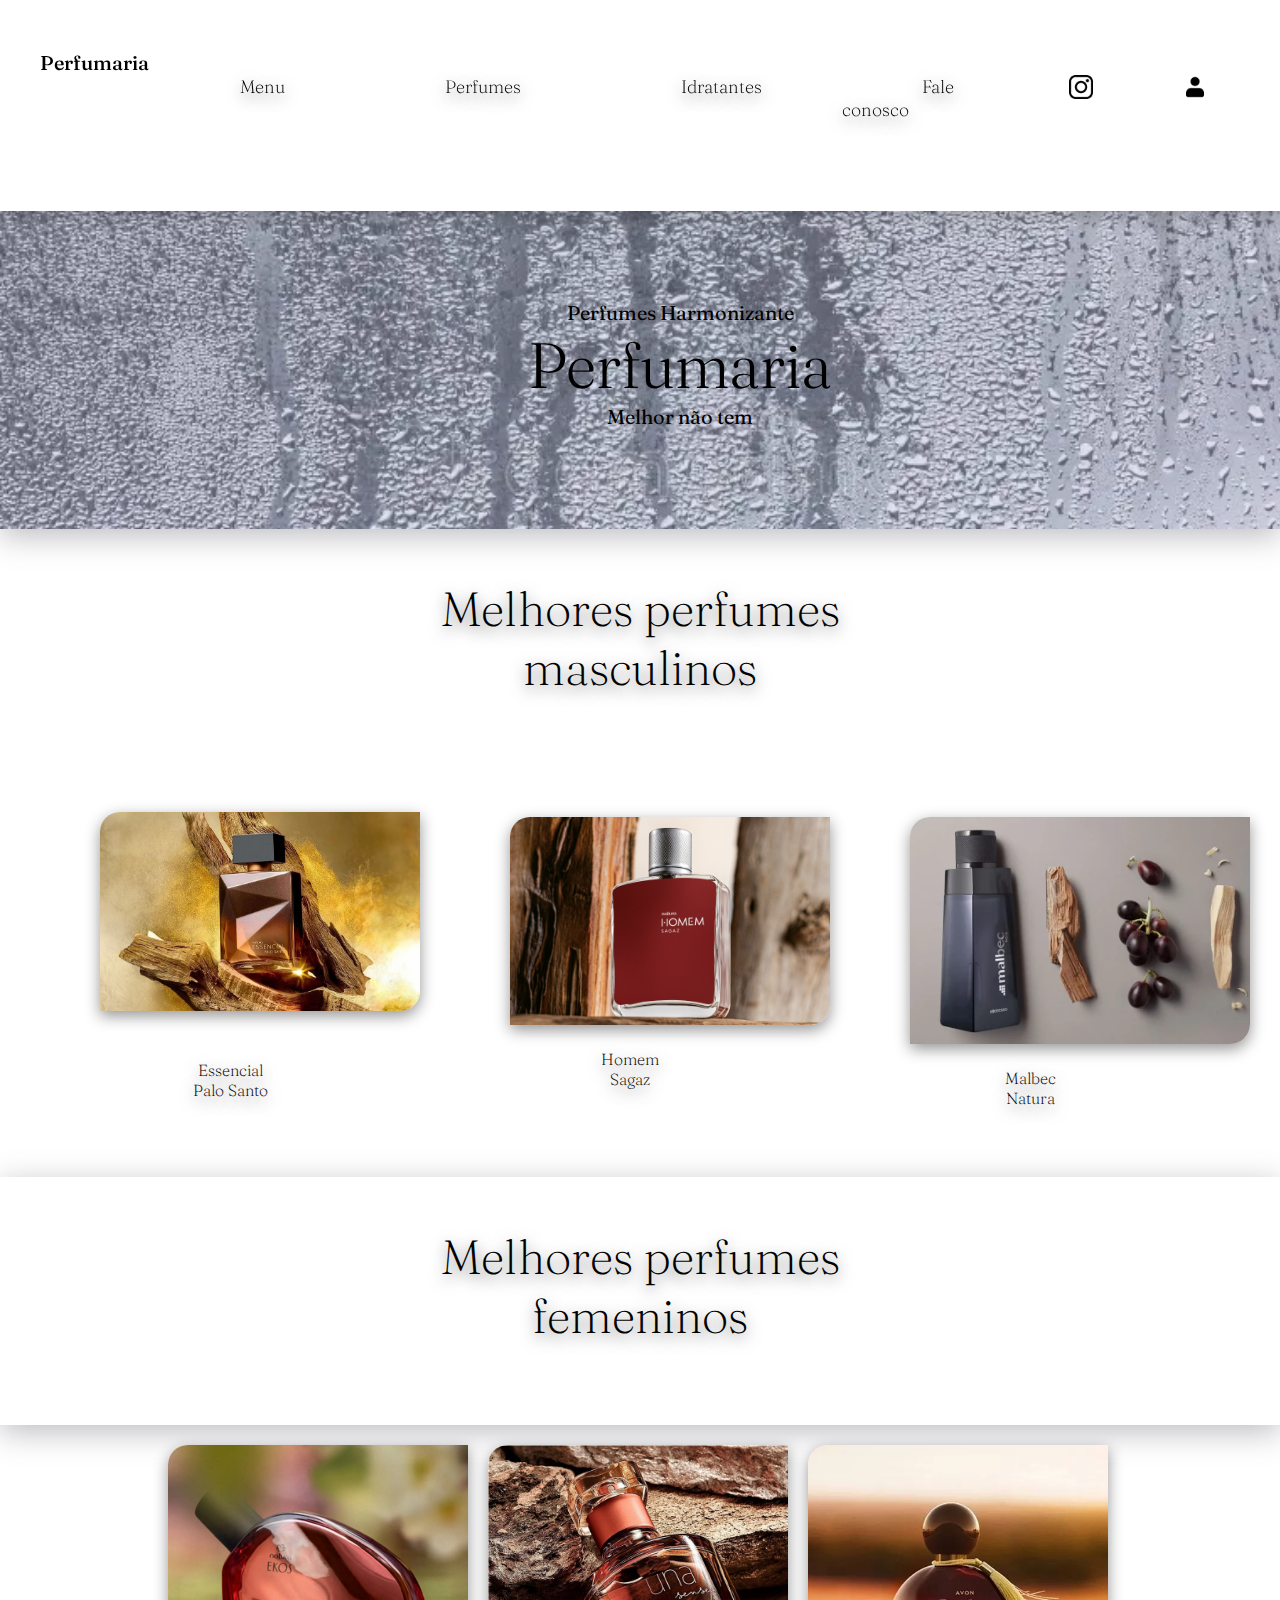
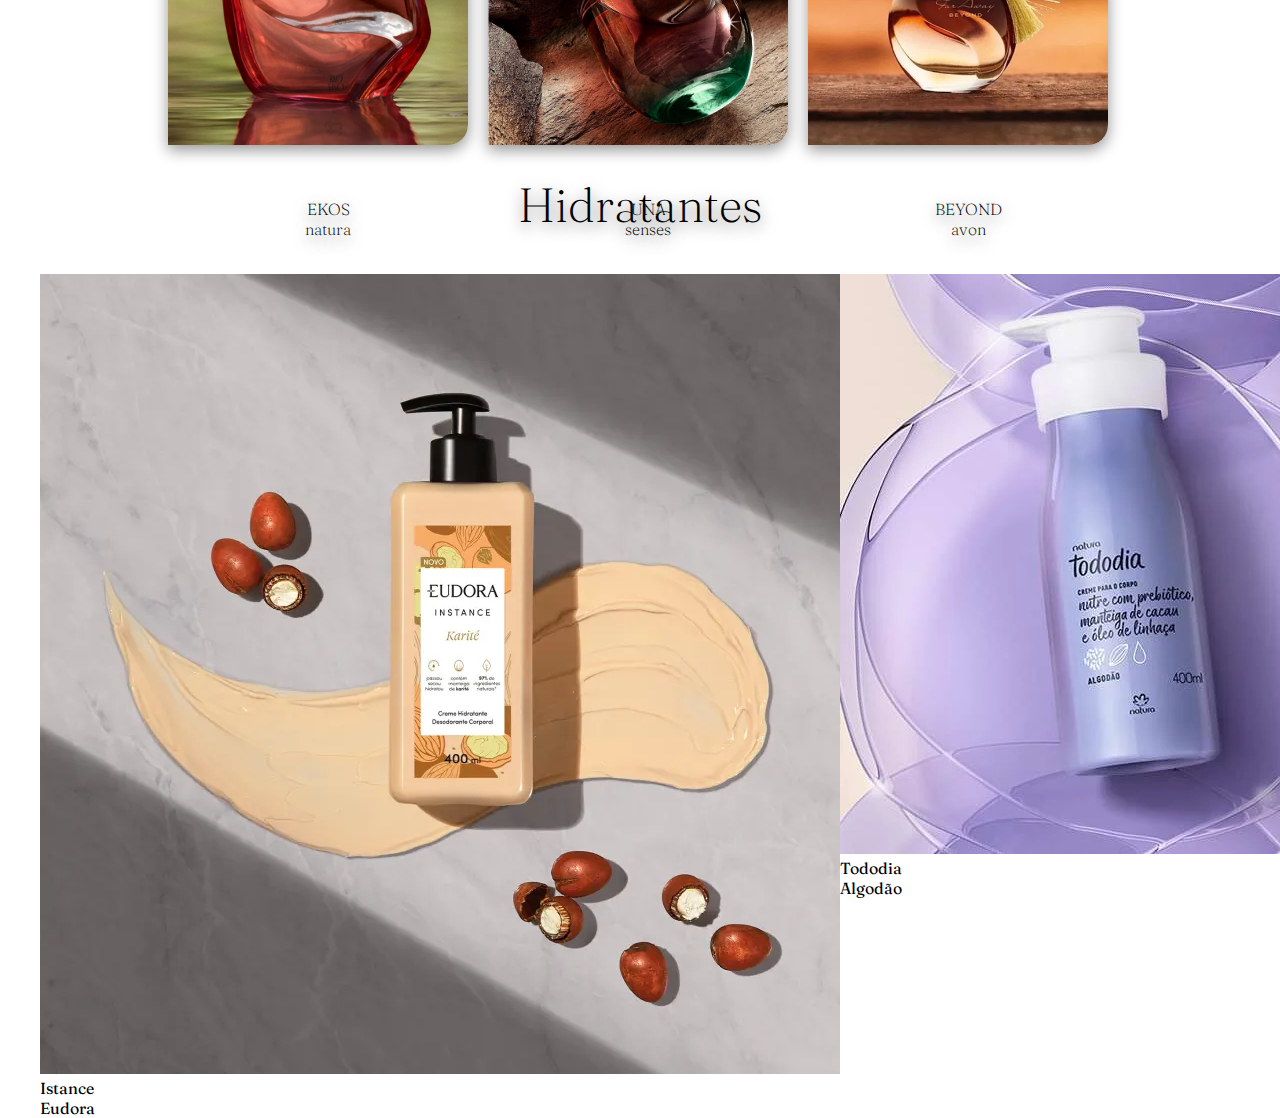
<file: perfumaria/index.html>
<!DOCTYPE html>
<html lang="pt-br">

<head>
    <meta charset="UTF-8">
    <meta name="viewport" content="width=device-width, initial-scale=1.0">
    <link rel="stylesheet" href="style.css">
    <link rel="preconnect" href="https://fonts.googleapis.com">
    <link rel="preconnect" href="https://fonts.gstatic.com" crossorigin>
    <link href="https://fonts.googleapis.com/css2?family=Fraunces:ital,opsz,wght@0,9..144,100..900;1,9..144,100..900&display=swap" rel="stylesheet">
    <script defer src="app.js"></script>
    <title>Perfumaria</title>
</head>

<body>
    <header>
        <h1>Perfumaria</h1>
        
    <nav class="navbar">
        <ul class="nav-links">
            <li><a href="#" >Menu</a> </li>
            <li> <a href="#">Perfumes</a></li>
            <li><a href="#">Idratantes</a></li>
            <li><a href="https://www.instagram.com/da._.artes/" >Fale conosco</a></li>
            <li><a href="https://www.instagram.com/da._.artes/" ><img src="img/logotipo-do-instagram.png" alt="instagram" class="instagram" ></a></li>
            <li> <a href="login/pagina-login.html"><img src="img/pessoa.png" alt="user" class="user"></a></li>
            <li> <a href="#"><img src="img/lupa.png" alt="pesquisar" class="pesquisa"></a></li>
        </ul>      
        <div class="menu-icon" onclick="toggleMenu()">
          &#9776;
        </div> 
    </nav>
    </header> 
   
        
   <script src="app.js"></script>

    <main>
        <section class="top">
            <p>Perfumes Harmonizante</p>
            <h1>Perfumaria</h1>
            <p>Melhor não tem</p>
        </section>
    <section class="masculinos">
            <div class="produt">
                <h2>Melhores perfumes <br>
                    masculinos </h2>
            </div>
        <section class="produtos">
           
            
            <div class="caixa">
                <img src="img/essencial.jpg" alt="essencial" class="essencial">
                 <p>Essencial <br> Palo Santo</p>
            </div>
        
       
            <div class="caixa">
                <img src="img/MIOLO5.jpg" alt="homem" class="homem">
                 <p>Homem <br>Sagaz</p>
            </div>
                
            <div class="caixa">
                <img src="img/malbec.webp" alt="homem-elo " class="elo">
                <p>Malbec <br> Natura</p>
            </div> 
        </section>
    </section>
         
<div class="palno-de-fundo">

        <section class="femeninos">
           <div class="produt">
                <h2>Melhores perfumes <br>
                     femeninos </h2>
            </div>
   
             <section class="produtos">
            <div class="foto">
                <img src="img/feminino-1.webp"  class="EKOS" alt="EKOS">
                <p>EKOS <br>natura</p>
            </div>

            <div class="foto">
                <img src="img/feminino-2.png" class="UNA" alt="">
                <p>
                    UNA <br>senses
                </p>
            </div>
            
            <div class="foto">
                <img src="img/feminino-3.png" class="beiond" alt="">
                <p>BEYOND <br>avon</p>
            </div>
  </div>   
            </section>
        </section>
        <section class="hidratantes ">

    
            <div class="produt">
                <h2>Hidratantes </h2>
            </div>
         </div> 
         <section class="produtos">
                <div class="hidra">
                    <img src="img/013c3820-82a1-49ba-9006-5a42b395427f-eudora-instance-creme-hidratante-karite-51074-conceito-3.webp"
                     alt="Creme Eudora " class="Eudora">
                     <p>Istance <br>Eudora</p>
                </div>
                <div class="hidra">
                    <img src="img/creme-natura.webp" alt="creme-natura" class="natura">
                    <p>
                        Tododia <br>Algodão
                    </p>
                </div>
                <div class="hidra">
                    <img src="img/D_Q_NP_858820-MLA84460498224_052025-O.webp" alt="avon" class="avon">
                    <p>
                        Care <br> AVON
                    </p>
                </div>
    
        </section>
       
       </section>     
    </main>
</body>
</html>
</file>
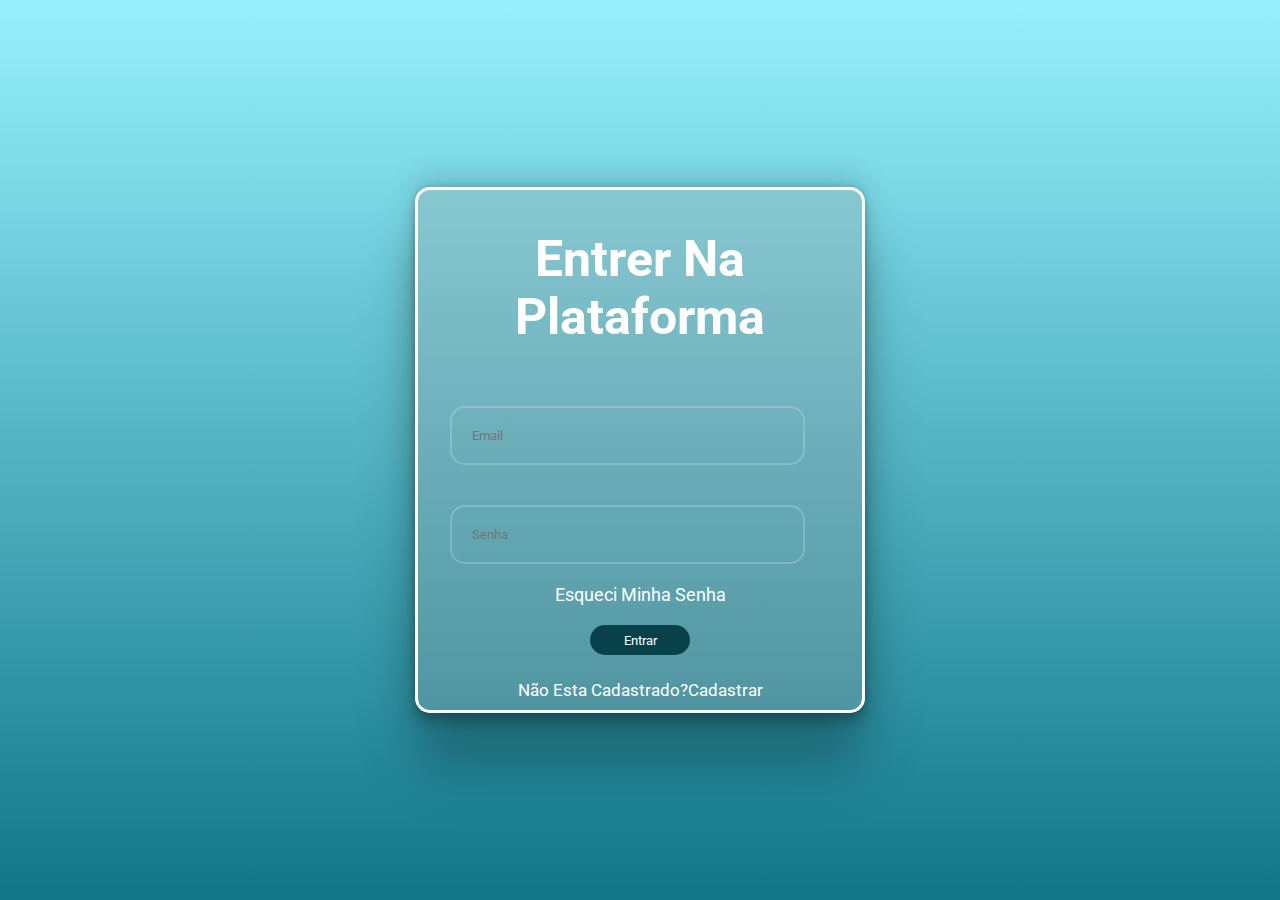
<file: projeto/index.html>
<!DOCTYPE html>
<html lang="pt-br">

<head>
    <title>login</title>
    <meta charset="UTF-8">
    <meta name="viewport" content="width=device-width, initial-scale=1.0">
    <link rel="stylesheet" href="style.css">
    <link rel="preconnect" href="https://fonts.googleapis.com">
    <link rel="preconnect" href="https://fonts.gstatic.com" crossorigin>
    <link href="https://fonts.googleapis.com/css2?family=Roboto:ital,wght@0,100..900;1,100..900&display=swap"
        rel="stylesheet">

</head>

<body>
    <div class="comtainer">
        <form>
            <h1>Entrer na plataforma</h1>

            <input type="email" placeholder="Email" required class="formulario">
            

            <input type="password" placeholder="Senha" required class="formulario">
            <div class="senha">
            <a href="#">Esqueci minha senha</a><br>
            </div>
            <button>Entrar</button>
            <div class="cadastrar-se">
                 <p>Não esta cadastrado?<a href="#">Cadastrar</a></p>
            </div>        

        </form>

    </div>

</body>

</html>
</file>
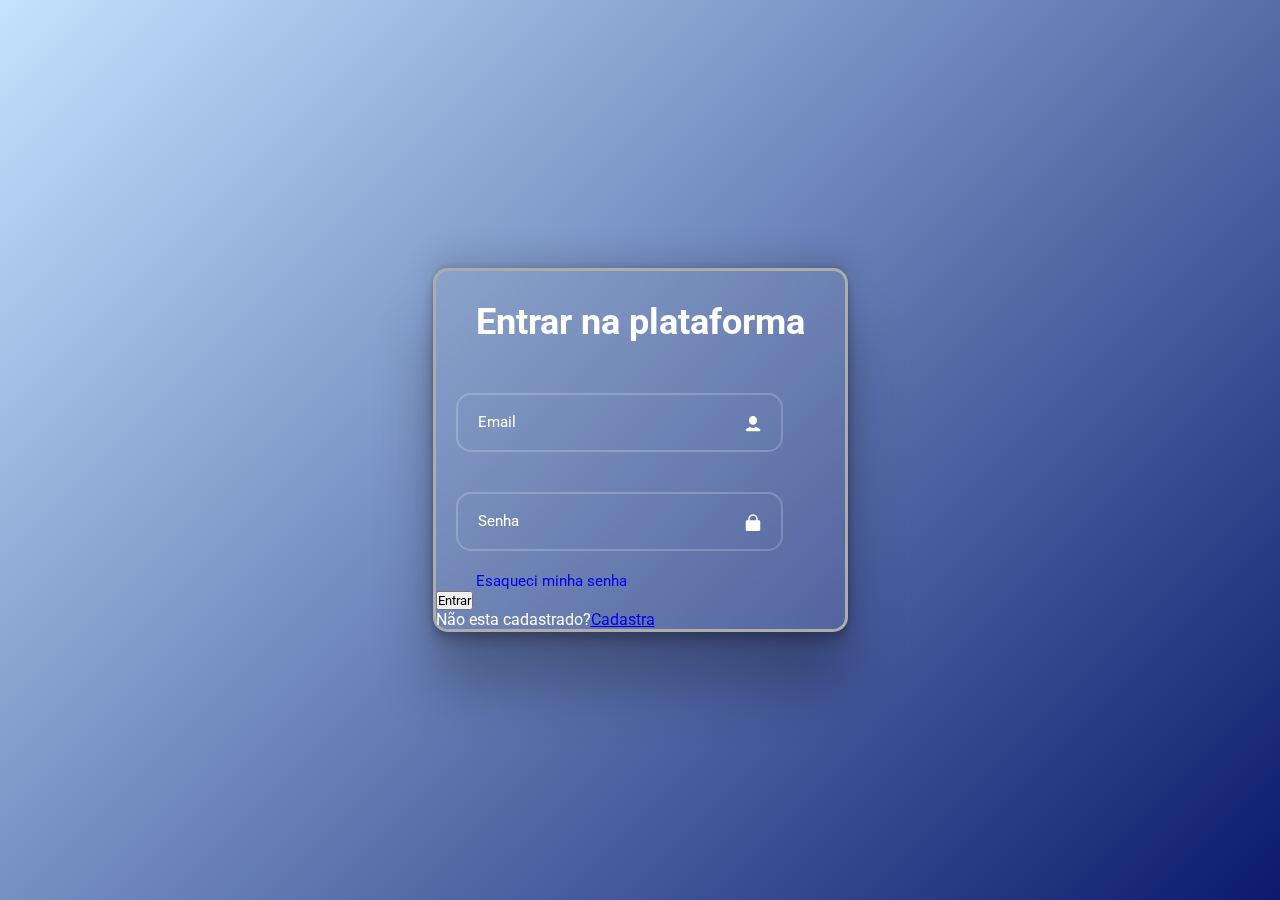
<file: teste/index.html>
<!DOCTYPE html>
<html lang="pt-br">

<head>
    <meta charset="UTF-8">
    <meta name="viewport" content="width=device-width, initial-scale=1.0">
    <link rel="preconnect" href="https://fonts.googleapis.com">
    <link rel="preconnect" href="https://fonts.gstatic.com" crossorigin>
    <link href="https://fonts.googleapis.com/css2?family=Roboto:ital,wght@0,100..900;1,100..900&display=swap"
        rel="stylesheet">
    <link rel="stylesheet" href="style.css">
    <title>login</title>
</head>

<body>
    <div class="container">
        <form>
            <div class="input">
                <h1>Entrar na plataforma</h1>
                <input placeholder="Email" type="email" required>
                <img width="20px" src="img/icons8-pessoa-30.png" alt="" class="img1">
            </div>
            <div class="input">
                <input placeholder="Senha" type="password" required>
                <img width="20px" src="img/icons8-cadeado-30.png" alt="" class="img2">
            </div>
            <a href="#" class="Esaqueci">
                Esaqueci minha senha
            </a>
            <div>

            </div>
            <a href="#"><button type="submit">Entrar</button></a>
            <p>Não esta cadastrado?<a href="#">Cadastra</a></p>
        </form>
    </div>
</body>

</html>
</file>
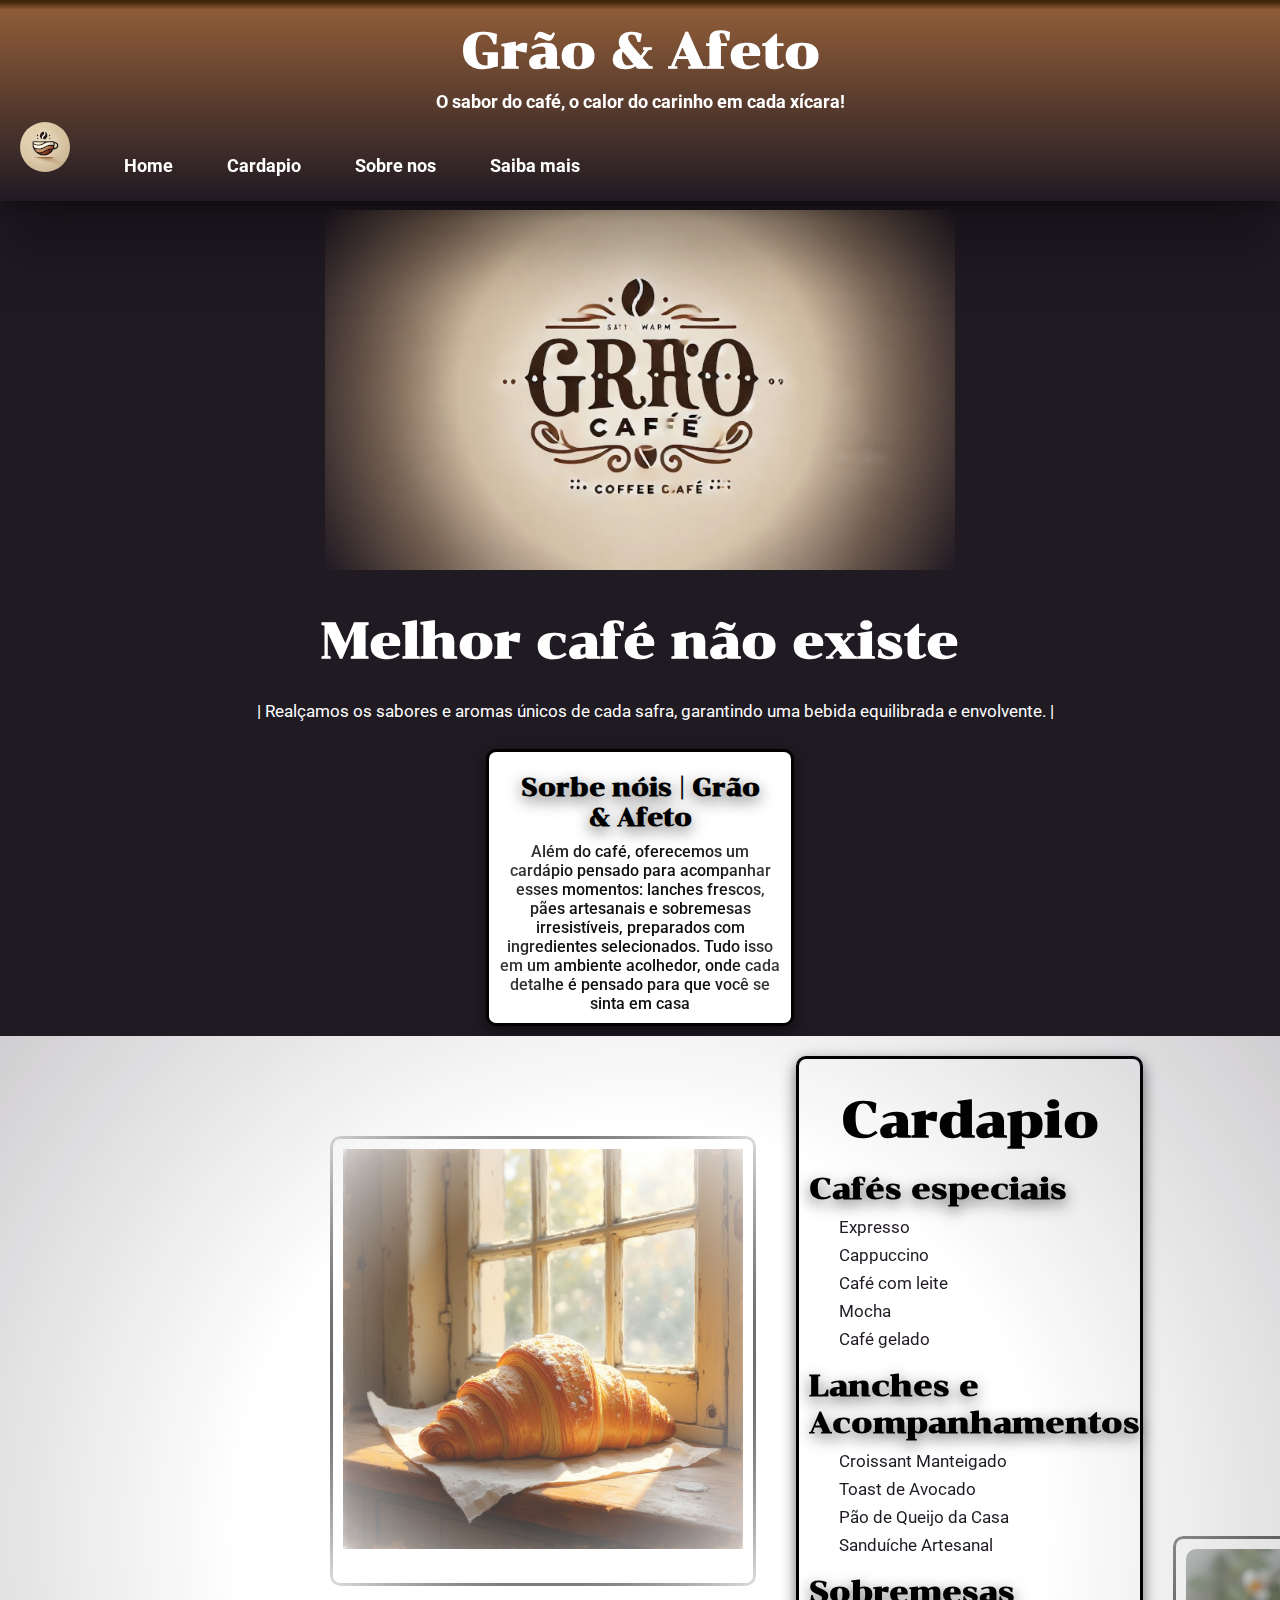
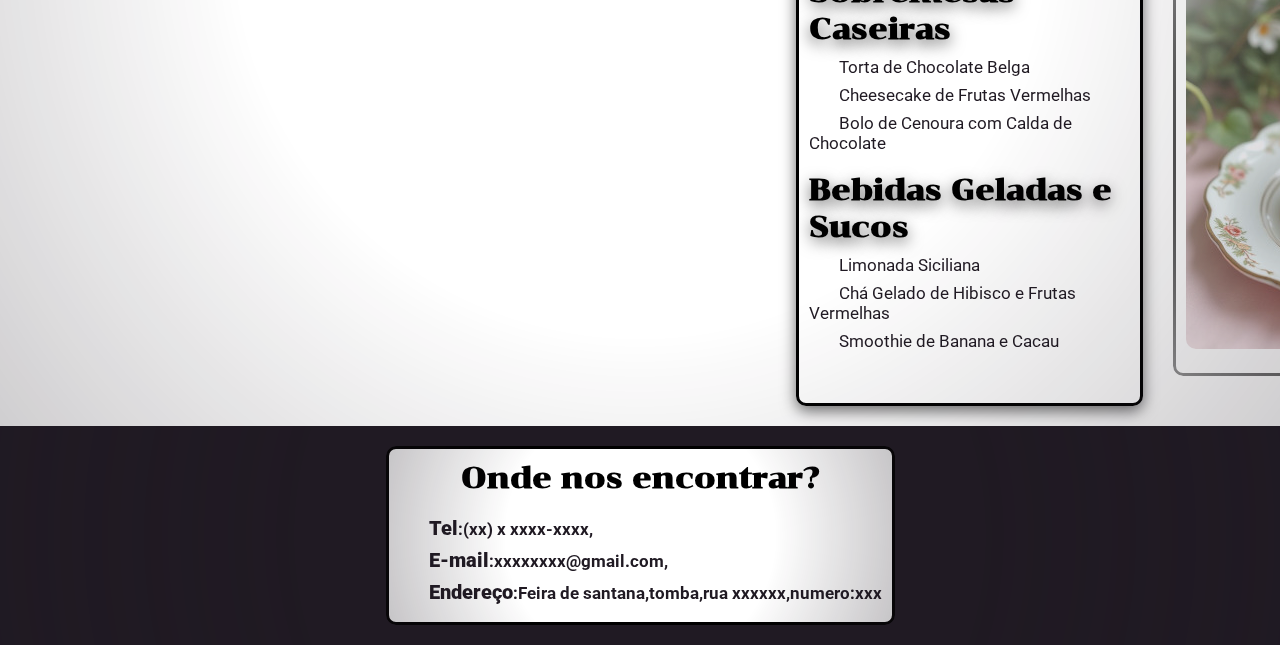
<file: layouts/cafeteria/index.html>
<!DOCTYPE html>
<html lang="pt-br">

<head>
    <meta charset="UTF-8">
    <meta name="viewport" content="width=device-width, initial-scale=1.0">
    <link rel="shortcut icon" href="img/favicon.ico" type="image/x-icon">
    <link rel="stylesheet" href="style.css">
    <link rel="preconnect" href="https://fonts.googleapis.com">
    <link rel="preconnect" href="https://fonts.gstatic.com" crossorigin>
    <link
        href="https://fonts.googleapis.com/css2?family=Chonburi&family=Roboto:ital,wght@0,100..900;1,100..900&display=swap"
        rel="stylesheet">
    <title>Grão & Afeto</title>
</head>

<body>
    <header>
        <h1>Grão & Afeto </h1>
        <p>O sabor do café, o calor do carinho em cada xícara!</p>
        <nav>
            <img src="img/icon.jpg" alt="logo">
            <a href="#">Home</a>
            <a href="#">Cardapio</a>
            <a href="#">Sobre nos</a>
            <a href="#">Saiba mais</a>
        </nav>
    </header>
    <main>
        <div class="painel">
            <img src="img/p1.webp" alt="painel">
        </div>
        <h1>
            Melhor café não existe
        </h1>
        <ul>
            <li>| Realçamos os sabores e aromas únicos de cada safra, garantindo uma bebida equilibrada e envolvente. |
            </li>
        </ul>
        <div class="sobre-nos">
                <h3>Sorbe nóis | Grão & Afeto</h3>

                <p>
                    Além do café, oferecemos um cardápio pensado para acompanhar esses momentos: lanches frescos, pães
                    artesanais e sobremesas irresistíveis, preparados com ingredientes selecionados. Tudo isso em um
                    ambiente acolhedor, onde cada detalhe é pensado para que você se sinta em casa

                </p>
            </div>
        



            </article>
        <article>
            <div class="croassan">
                <img src="img/croassan-2.jpg" alt="">
            </div>
            <div class="Cardapio">
                <h1> Cardapio </h1>
                <h2>Cafés especiais</h2>
                <ul>
                    <li>Expresso</li>
                    <li>Cappuccino</li>
                    <li>Café com leite</li>

                    <li>Mocha</li>
                    <li>Café gelado</li>
                </ul>
                <h2>Lanches e Acompanhamentos</h2>
                <ul>
                    <li>Croissant Manteigado</li>
                    <li>Toast de Avocado </li>
                    <li>Pão de Queijo da Casa</li>
                    <li>Sanduíche Artesanal</li>
                </ul>
                <h2>Sobremesas Caseiras</h2>
                <ul>
                    <li>Torta de Chocolate Belga</li>
                    <li>Cheesecake de Frutas Vermelhas </li>
                    <li>Bolo de Cenoura com Calda de Chocolate</li>
                </ul>
                <h2>
                    Bebidas Geladas e Sucos
                </h2>
                <ul>
                    <li>Limonada Siciliana</li>
                    <li>Chá Gelado de Hibisco e Frutas Vermelhas </li>
                    <li>Smoothie de Banana e Cacau</li>
                </ul>

            </div>
            <div class="panqueca">
                <img src="img/panqueca-doce-2.jpg" alt="">
            </div>

        </article>
        <article class="number">

            <div class="locaização">
                <h3>Onde nos encontrar?</h3>
                <ul>
                    <li><strong>Tel</strong>:(xx) x xxxx-xxxx,</li>
                    <li><strong>E-mail</strong>:xxxxxxxx@gmail.com,</li>
                    <li><strong>Endereço</strong>:Feira de santana,tomba,rua xxxxxx,numero:xxx</li>

                </ul>
            </div>
        </article>
    </main>
</body>

</html>
</file>
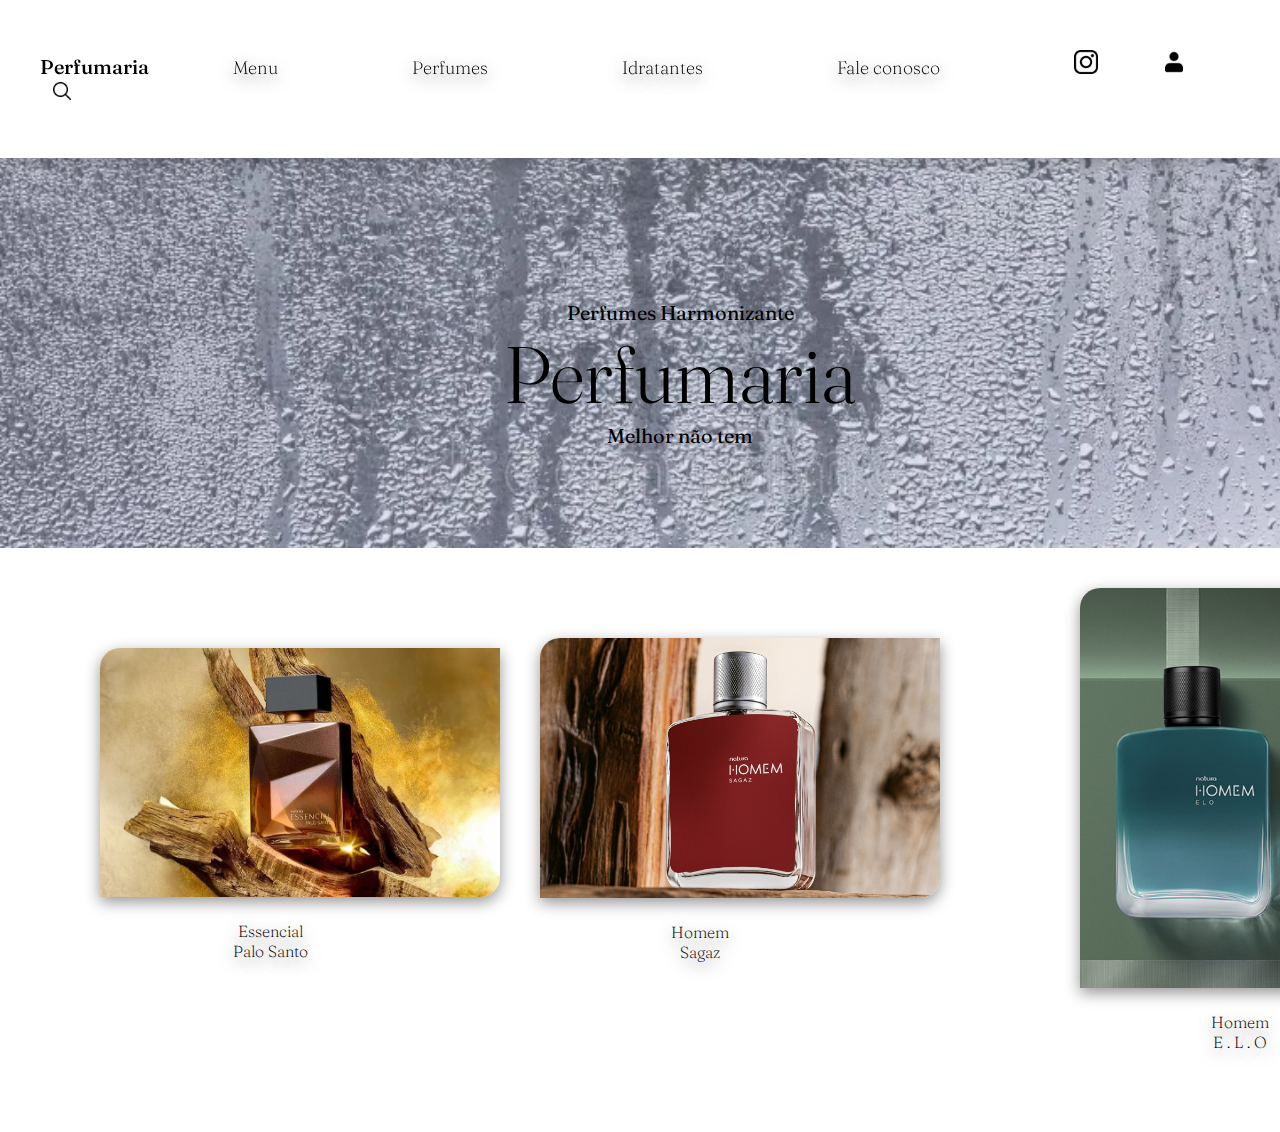
<file: layouts/perfumaria/index.html>
<!DOCTYPE html>
<html lang="pt-br">

<head>
    <meta charset="UTF-8">
    <meta name="viewport" content="width=device-width, initial-scale=1.0">
    <link rel="stylesheet" href="style.css">
    <link rel="preconnect" href="https://fonts.googleapis.com">
    <link rel="preconnect" href="https://fonts.gstatic.com" crossorigin>
    <link
        href="https://fonts.googleapis.com/css2?family=Fraunces:ital,opsz,wght@0,9..144,100..900;1,9..144,100..900&display=swap"
        rel="stylesheet">
    <title>Perfumaria</title>
</head>

<body>
    <header>
        <h1>Perfumaria</h1>
        <a href="#">Menu</a>
        <a href="#">Perfumes</a>
        <a href="#">Idratantes</a>
        <a href="#">Fale conosco</a>
        <a href="#"><img src="img/logotipo-do-instagram.png" alt="instagram" class="instagram"></a>
        <a href="#"><img src="img/pessoa.png" alt="user" class="user"></a>
        <a href="#"><img src="img/lupa.png" alt="pesquisar" class="pesquisa"></a>
    </header>
</body>
    <main>
        <section class="top">
            <p>Perfumes Harmonizante</p>
            <h1>Perfumaria</h1>
            <p>Melhor não tem</p>
        </section>
        <section class="produtos">
            <div class="essen-caixa">
                <img src="img/essencial.jpg" alt="essencial" class="essencial">
                 <p>Essencial <br> Palo Santo</p>
            </div>
        
       
            <div class="homem-caixa">
                <img src="img/MIOLO5.jpg" alt="homem" class="homem">
                 <p>Homem <br>Sagaz</p>
            </div>
                
            <div class="elo-caixa">
                <img src="img/125366.jpg" alt="homem-elo " class="elo">
                <p>Homem <br> E . L . O</p>
            </div>
        </section>
        
    </main>
</html>
</file>
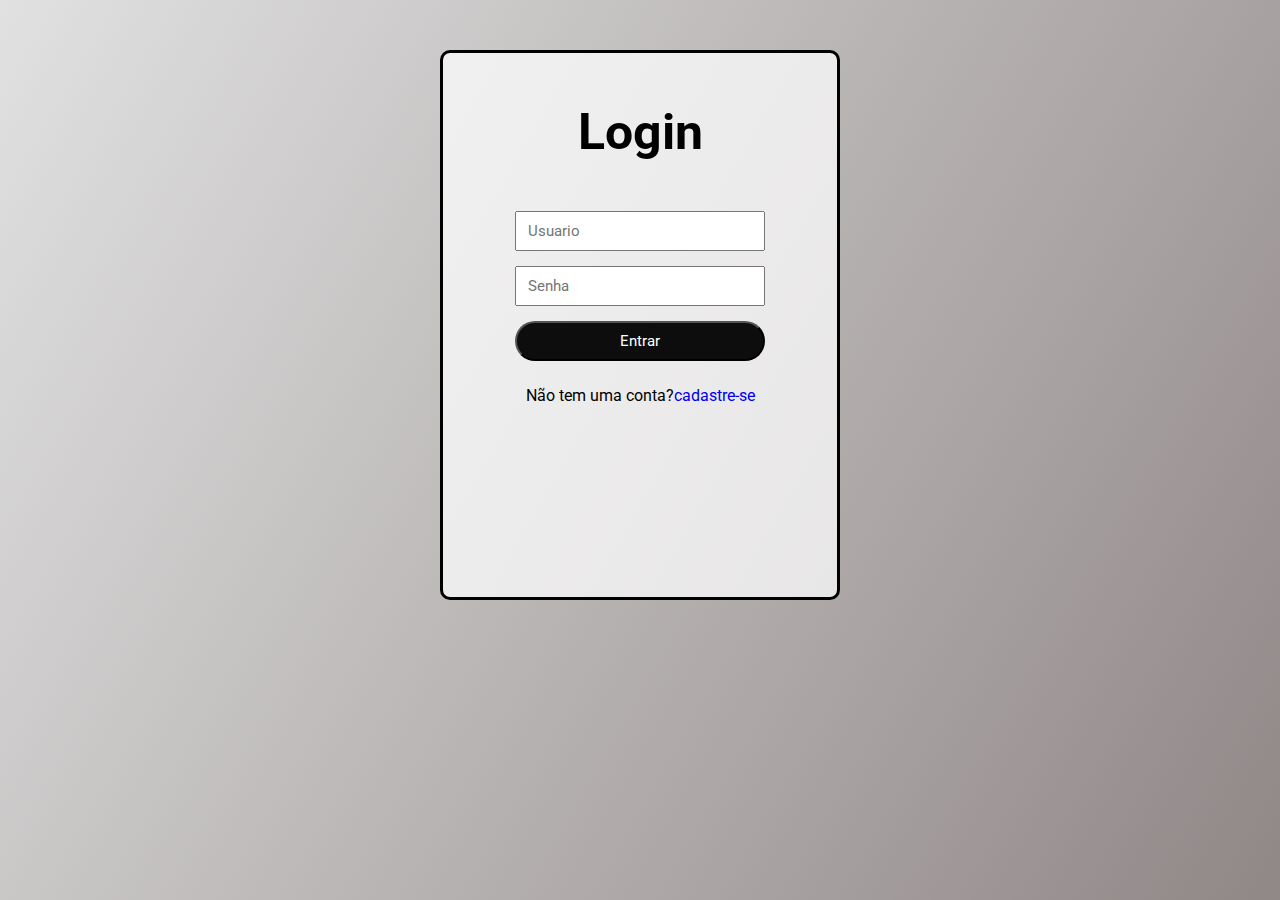
<file: perfumaria/login/pagina-login.html>
<!DOCTYPE html>
<html lang="en">
<head>
    <meta charset="UTF-8">
    <meta name="viewport" content="width=device-width, initial-scale=1.0">
    <title>Login</title>
    <link rel="stylesheet" href="style.css">
    <link rel="preconnect" href="https://fonts.googleapis.com">
<link rel="preconnect" href="https://fonts.gstatic.com" crossorigin>
<link href="https://fonts.googleapis.com/css2?family=Fraunces:ital,opsz,
wght@0,9..144,100..900;1,9..144,100..900&family=Roboto:ital,wght@0,100..900;1,100..900&display=swap" rel="stylesheet">
</head>
<body>
    <div class="login-contaiiner">
        <h2>Login</h2>
        <form action="#" method="post">
            <input type="text" name="username" placeholder="Usuario"/>
            <input type="text" name="password" placeholder="Senha"/>
            <button type="button" class="butom"><a href="../index.html">Entrar</a></button>


        </form>
        <div class="link">
            <p>Não tem uma conta?<a href="#">cadastre-se</a></p>
        </div>
    </div>

</body>
</html>
</file>
<file: perfumaria/style.css>
* {
    margin: 0;
    padding: 0;
    box-sizing: border-box;
    transition: 0.2s;

    font-family: "Fraunces", serif;
    font-optical-sizing: auto;
    font-weight: weight;
    font-style: normal;
    font-variation-settings:
        "SOFT" 0,
        "WONK" 0;
    
}
body{
     overflow-x: hidden;
}
header {
    width: 100%;
    justify-content: space-between;
    background-color: white;
    border: none;
    padding-top: 50px;
    padding-bottom: 50px;
    padding-left: 40px;
    box-shadow: rgba(0, 0, 0, 0.205) 0px 5px 15px;
    position: fixed;
    z-index: 999;
    
   
}

header h1 {
    display: inline;
    font-size:20px;
    font-weight: 500;
}

header a {
    margin: 50px;       
    margin-left: 80px;
    font-size:18px;
    text-decoration: none;
    color: black;
    text-shadow: rgba(0, 0, 0, 0.585) 0px 5px 15px;
    font-weight: 200;
}

header a:hover {
    text-decoration: underline;
    color: rgb(69, 69, 69);
    font-size: 20px;
}
.nav-links {
    margin-left: 90px;
    margin-bottom: 40px;
  list-style: none;
  display: flex;
}

.nav-links li {
  margin-left: 30px;
}
  .menu-icon {
  display: none;
  font-size: 28px;
  cursor: pointer;
}

   

@media (max-width: 1258px) {
    .nav-links {
    display:none;
    position: absolute;
    top: 65px;
    right: 0;
    width: 100%;
    flex-direction: column;
    text-align: center;
    border-radius: 10px;
  }

  .nav-links li {
    margin: 20px 0;
  }
    header h1{
        display: block;
        
    }
    .menu-icon {
    display: block;
    position:fixed  ;
    left: 4px;
    top:41px;
    padding:3px;
    
  }
    .instagram{
    display: none;
   }
   .user{
    display: none;
   }
   .pesquisa{
    display: none;
   }
   .nav-links.active{
    display: flex;
    z-index: 999;
    background-color:#fff;
    margin-top: 20px;
    padding-bottom: -20px;
    transition: 0.5s;
   }

}

.instagram {
    width: 24px;
}

.instagram:hover {
    width: 27px;

}

.user {
    width: 24px;
    margin-left: -70px;
}

.user:hover {
    width: 27px;
}

.pesquisa {
    width: 24px;
    margin-left: -70px;
}

.pesquisa:hover {
    width: 27px;
}
.top{
   padding-top: 300px;
   padding-left: 80px;
   padding-bottom: 100px;
    text-align: center;
    background-image: url(img/textura-de-vidro-embaçado-numa-sala-quente-texturas-168639921.webp);
    background-attachment: fixed;
    background-size: cover;
     box-shadow: rgba(100, 100, 111, 0.432) 0px 7px 29px 0px;
}
.top h1{
    max-width: 100%;
    min-width: 320px;
    font-weight: 300;
    font-size: clamp(50px, 5vw, 80px);
    margin: auto;
}
.top p{
    text-align: center;
    max-width: 100%;
    min-width:320px;
    font-size: 20px;
    margin: auto;

}

.produtos{
  
    height: 50px;
    display: flex;
    padding: 40px;
    margin: auto;
}
.produt{
    max-width: 100%;
    min-width: 320px;
    margin-bottom: 50px;
    display: flex;
    align-items: center;
    margin: auto;
}
.produt h2{
    text-align: center;
    max-width: 100%;
    min-width:320px;
    margin: auto;
    padding-top: 50px;
    font-family: "Fraunces", serif;
    font-optical-sizing: auto;
    font-weight: weight;
    font-style: normal;
    font-variation-settings:
        "SOFT" 0,
        "WONK" 0;
        font-weight: 200;
        font-size: 300%;
        text-shadow:  rgba(0, 0, 0, 0.585) 0px 5px 15px;
        
}
.palno-de-fundo{
     background-image: url(img/textura-de-vidro-embaçado-numa-sala-quente-texturas-168639921.webp);
    background-attachment: fixed;
    background-size: cover;
    box-shadow: rgba(100, 100, 111, 0.432) 0px 7px 29px 0px;
    margin-bottom:20px;
}
.femeninos{
    margin: auto;
}
.caixa{
    max-width: 80%;
    min-width:300px;
    display: inline;
    border-radius:20px 0px ;
    padding-bottom: 80px;
    width: 400px;
    margin: 30px;
}
.caixa p{
    max-width: 80%;
    min-width:320px;
    margin-top: 20px;
    text-shadow: rgba(0, 0, 0, 0.588) 0px 5px 15px;
    text-align: center;
    font-weight: 200;
    
}
.caixa:hover{
    transition: 0.5s;
    width: 300px;
}
@media (max-width:1258px){
    body{
         overflow-x: hidden;
    }
   .produtos{
    display:flex;
    flex-direction: column;
    margin: 150px auto;
    padding-bottom: 40%;
    z-index: 8;
   }
   .masculinos{
    position: relative;
    padding-bottom : 750px;
    
   }
   .elo{
    margin-right: 20px;
   }
   .femeninos{
    position: relative;
    
   }
   .foto{
    padding-top: 120px;
   }
   .foto:hover{
    width: 350px;;
   }

}
.essencial{
    max-width: 80%;
    min-width:320px;
    display: inline;
    margin: 45px 30px 25px 30px;
    width: 400px;
    border-radius: 20px 0px;
    box-shadow: rgba(0, 0, 0, 0.423) 0px 5px 15px;
}
.essencial:hover{
    transition: 0.5s;
    width: 300px;
}

.homem{
    max-width: 80%;
    min-width:320px;
    margin-top: 50px;
    margin-left: 40px;
    width: 400px;
    border-radius: 20px 0px;
    box-shadow: rgba(0, 0, 0, 0.423) 0px 5px 15px;
}
.homem:hover{
    transition: 0.5s;
    width: 300px;
}

.elo{
     max-width: 100%;
    min-width:320px;
    margin-top: 50px;
    margin-left: 40px;
    width: 400px;
    border-radius: 20px 0px;
    box-shadow: rgba(0, 0, 0, 0.423) 0px 5px 15px;
}
.elo:hover{
    transition: 0.5s;
    width: 350px;
    height:150px     ;
}
.femeninos{
    max-width: 80%;
    min-width: 320px;
    margin-top: 400px;
    margin-bottom: 300px;
}
.femeninos h2{
    font-size: 300%;
}

.foto{
    display: inline;
    border-radius:20px 0px ;
    padding-bottom: 80px;
    max-width: 400px;
    min-width: 320px;
    margin: 30px auto;
}
.foto p{
    margin: 20px auto;
    text-shadow: rgba(0, 0, 0, 0.588) 0px 5px 15px;
    text-align: center;
    font-weight: 200;
     max-width: 100%;
    min-width:320px;
     font: size 180%;
    
}
.foto:hover{
     transition:0.5s;
    width: 350px;
}
.EKOS{
    
    margin: 30px auto;
    width: 300px;
    height: 300px;
    border-radius: 20px 0px;
    box-shadow: rgba(0, 0, 0, 0.423) 0px 5px 15px;
}

.EKOS:hover{
    transition: 0.5s;
    width: 350px;
    height: 350px;
}
.UNA{
    margin: 30px auto;
    width: 300px;
    height: 300px;
    border-radius: 20px 0px;
    box-shadow: rgba(0, 0, 0, 0.423) 0px 5px 15px; 
}
.UNA:hover{
   transition: 0.5s;
    width: 350px;
    height: 350px;
}
.beiond{
    margin: 30px auto;
    width: 400px;
    height: 400px;
    width: 300px;
    height: 300px;
    border-radius: 20px 0px;
    box-shadow: rgba(0, 0, 0, 0.423) 0px 5px 15px; 
}
.beiond:hover{
   transition: 0.5s;
    width: 350px;
    height: 350px;
}
</file>
<file: projeto/style.css>
* {
    padding: 0;
    margin: 0;
    box-sizing: border-box;
    text-transform: capitalize;
    font-family: "Roboto", serif;
    transition: 0.5s;

}

html,
body {
    height: 100%;
    margin: 0;
    padding: 0;
}

body {
    background: linear-gradient(#97f1fd, #107688);
    background-position: center;
    background-repeat: no-repeat;
    background-size: cover;
    display: flex;
    justify-content: center;
    align-items: center;
}

.comtainer {
    border: 2px solid rgba(255, 255, 255, 0.2);
    border: none;
    text-align: center;
    border: solid;
    max-height: 550px;
    max-width: 450px;
    padding: 20;
    border-radius: 15px;
    background-color: #a7a3a34b;
    box-shadow: rgba(0, 0, 0, 0.25) 0px 54px 55px,
        rgba(0, 0, 0, 0.12) 0px -12px 30px, rgba(0, 0, 0, 0.12) 0px 4px 6px, rgba(0, 0, 0, 0.17) 0px 12px 13px, rgba(0, 0, 0, 0.09) 0px -3px 5px;
    color: #fff;
}

.comtainer h1 {
    margin: 40px;
    font-size: 50px;
    color: #ffffff;
}

.formulario {

    border-radius: 15px;
    border: none;
    border: solid;
    margin: 25px;
    width: 80%;
    height: 100%;
    padding: 20px 45px 20px 20px;
    margin: 20px 45px 20px 20px;
    background-color: transparent;
    border: 2px solid rgba(255, 255, 255, 0.2);
    outline: none;
    color: #ffffff;
}

.formulario input::placeholder {
    color: #ffffff;
    font-size: 20px;
}

.senha a{
    text-decoration: none;
    color: #fff;
    margin: 20px 0px;
    font-size: 18px;
}
.senha a:hover{
    color: #a7a7a7;
    text-decoration: underline;
    font-size: 15px;
}
button{
    width:100px;
    height: 30px;
    border-radius: 30px;
    border: none;
    margin: 20px 0px 15px 0px;
    background-color: #09414b;
    color: #fff;
}
button:hover{
    background-color: #22c2df;
    color: #000000;
    box-shadow: rgba(0, 0, 0, 0.25) 0px 54px 55px,
    rgba(0, 0, 0, 0.12) 0px -12px 30px, rgba(0, 0, 0, 0.12) 0px 4px 6px, rgba(0, 0, 0, 0.17) 0px 12px 13px, rgba(0, 0, 0, 0.09) 0px -3px 5px;
    width: 110px;
    height: 40px;
}
.cadastrar-se{
    margin: 10px 0px;
}
.cadastrar-se p{
    font-size: 17px;
}
.cadastrar-se a{
    color: #fff;
    font-size: 17px;
    text-decoration: none;
}
.cadastrar-se a:hover{
    font-size: 19px;
    text-decoration: underline;
    color: #a7a7a7;
}
</file>
<file: teste/style.css>
* {
    margin: 0;
    padding: 0;
    box-sizing: border-box;
    font-family: "Roboto", serif;

}

body {
    display: flex;
    height: 100vh;
    align-items: center;
    justify-content: center;
    background: linear-gradient(135deg, #c3e3ff, #0b1a6d);
}

.container {
    padding: 30px, 40px;
    border: solid #acacac;
    border-radius: 15px;
    max-width: 450;
    box-shadow: rgba(0, 0, 0, 0.25) 0px 54px 55px,
        rgba(0, 0, 0, 0.12) 0px -12px 30px, rgba(0, 0, 0, 0.12) 0px 4px 6px, rgba(0, 0, 0, 0.17) 0px 12px 13px, rgba(0, 0, 0, 0.09) 0px -3px 5px;
    color: #fff;
    background-color: #acacac1c;
    backdrop-filter: blur(10px);
}

.container h1 {
    text-align: center;
    font-size: 36px;
    padding: 30px 40px;
}
.container input{
    width: 80%;
    height: 100%;
    outline: none;
    border: 2px solid rgba(255,255,255,0.2);;
    background-color: transparent;
    color: #fff;
    border-radius: 15px;
    padding: 20px 45px 20px 20px;
    margin: 20px 45px 20px 20px;
}
.container input::placeholder{
    color: #fff;
    font-size: 15px;
}
.img1{
    position: absolute;
    right: 20px;
    margin: 10% 15%;
}
.img2{
    position: absolute;
    right: 20px;
    margin: 10% 15%;
}

.Esaqueci{
    font-size: 15px;
    margin: 3% 10%;
    text-decoration: none;
}
</file>
<file: layouts/cafeteria/style.css>
* {
    margin: 0;
    padding: 0;
    box-sizing: border-box;
    font-family: "Roboto", serif;
    font-optical-sizing: auto;
    font-weight: weight;
    font-style: normal;
    font-variation-settings: "wdth" 100;
    transition: 0.3s;
}

:root {
    --cor1: #8F5C38;
    --cor2: #201A23;
    --co2: #42260c;
    --cor3: #468189;
    --cor4: #F2C57C;

    --font-title: font-family: "Chonburi", serif;

}

header {
    background: linear-gradient(to bottom, var(--co2) 1%, var(--cor1) 5%, var(--cor2));
    box-shadow: rgba(0, 0, 0, 0.25) 0px 54px 55px, rgba(0, 0, 0, 0.12) 0px -12px 30px, rgba(0, 0, 0, 0.12) 0px 4px 6px, rgba(0, 0, 0, 0.17) 0px 12px 13px, rgba(0, 0, 0, 0.09) 0px -3px 5px;
    position: fixed;
    top: 0;
    left: 0;
    width: 100%;
    background-color: rgba(0, 0, 0, 0.7);
    color: white;
    padding: 20px;
    z-index: 1000;
}

header h1 {
    text-align: center;
    color: #fff;
    font-family: "Chonburi", serif;
    padding: 30px auto 10px auto;
    font-size: 50px;
}

header p {
    text-align: center;
    color: #fff;
    margin: 10px;
    font-weight: bold;
    font-size: 18px;
}

nav {
    padding-bottom: 5px;
}

nav a {
    color: #fff;
    margin-left: 50px;
    font-weight: bold;
    text-decoration: none;
    font-size: 18px;

}

nav a:hover {
    color: var(--cor1);
    font-size: 20px;
}

nav img {
    border-radius: 50%;
}

main {
    margin-top: 200px;
    background-color: var(--cor2);
    box-shadow: rgba(0, 0, 0, 0.836) 10px 7px 29px 10px;
}

.painel {
    padding: 10px;
    display: flex;
    align-items: center;
}

.painel img {
    margin: auto;
    max-width: 50%;
    mask-image: radial-gradient(circle, rgb(0, 0, 0) 50%, rgba(0, 0, 0, 0) 100%);
    box-shadow: rgba(0, 0, 0, 0.678) 0px 54px 55px, rgba(0, 0, 0, 0.404) 0px -12px 30px, rgba(0, 0, 0, 0.12) 0px 4px 6px, rgba(0, 0, 0, 0.17) 0px 12px 13px, rgba(0, 0, 0, 0.09) 0px -3px 5px;
    border-radius: 5px;
}

main h1 {
    font-family:  "Chonburi", serif;
    color:#fff;
    padding-top: 20px;
    padding-bottom: 20px;
    font-size: 50px;
    font-weight: bold;
    text-align: center;
    margin-top: 10px;
    text-shadow: rgba(0, 0, 0, 0.692) 0px 7px 29px 0px;
}
main ul{
    color: #fff;
    padding: 10px;
    text-indent: 30px;
    max-width: 900px;
    text-align: center;
    margin: auto;
    list-style-type:none;
}
main li{
    padding-bottom: 8px;
    font-size: 17px;
}


.p1{
    margin-right: 5px;
}
article{
    background-color: #fff;
    mask-image: radial-gradient(circle, rgb(0, 0, 0) 50%, rgba(0, 0, 0, 0.788) 100%);
    display: flex;
}
article .croassan{
    align-items:flex-start;
}

article h1{
    color:black;
    font-family:  "Chonburi", serif;
}
article ul{
    text-align: start;
    color: var(--cor2);
    margin-left: 0;
    list-style-type:none;
}
article h2{
    margin-left: 10px;
    font-size: 30px;
    font-family: "Chonburi", serif;
    text-shadow: rgba(0, 0, 0, 0.575) 0px 5px 15px;
}
.sobre-nos{
    max-width: 500px;
    border: solid;
    margin:20px;
    border-radius: 10px ;
    box-shadow: rgba(0, 0, 0, 0.575) 0px 5px 15px; 
    display:inline-block;
    background-color: #fff;
    margin:10px 38%;
    padding: 10px; 
}
.sobre-nos h3{
    font-size: 25px;
    text-align: center;
    padding: 10px;
    font-family:  "Chonburi", serif;
    text-shadow: rgba(0, 0, 0, 0.575) 0px 5px 15px;
}

.sobre-nos p{
    font-weight: 500;
    text-align: center;
    mask-image: radial-gradient(circle, rgba(0, 0, 0, 0.945) 50%, rgba(0, 0, 0, 0.712) 100%);
}
.Cardapio{
    max-width: 500px;
    border: solid;
    margin:20px;
    border-radius: 10px ;
    box-shadow: rgba(0, 0, 0, 0.575) 0px 5px 15px; 
    display:inline-block;
}
.croassan{
    display: flex;
    padding: 10px 10px 20px 10px;
    max-height: 450px;
    max-width: 450px;
    margin-left: 330px;
    margin-right: 20px;
    margin-top: 100px;
    border-radius: 10px;
    border: solid;
    box-shadow: rgba(0, 0, 0, 0.575) 0px 5px 15px; 
    mask-image: radial-gradient(circle, rgba(0, 0, 0, 0.829) 50%, rgba(0, 0, 0, 0.13) 100%);
}
.croassan img{
    max-width: 400px;
    max-height: 400px;
}
.panqueca{
    border: solid;
    max-width: 450px;
    border-radius: 10px;
    padding: 10px 10px 20px 10px;
    max-height: 450px;
    margin-left: 10px;
    margin-top: 500px;
    margin-bottom: 50px;
    mask-image: radial-gradient(circle, rgba(0, 0, 0, 0.829) 50%, rgba(0, 0, 0, 0.418) 100%);
    box-shadow: rgba(0, 0, 0, 0.575) 0px 5px 15px; 
}
.panqueca img{
    max-width: 400px;
    max-height: 400px;
    border-radius: 10px;
}
.number{
    background-color:#201A23;
}

.locaização h3{
    font-family: "Chonburi", serif;
    margin:10px auto;
    text-align: center;
    font-size: 30px;
}
.locaização{
    padding: 3px auto 5px auto;
    max-height: 400px;
    border: solid;
    background-color: #fff;
    margin:20px auto;
    border-radius: 10px;
    mask-image: radial-gradient(circle, rgb(0, 0, 0) 50%, rgba(0, 0, 0, 0.74) 100%);
}
.locaização ul{
    font-weight: bold;
}
.locaização strong{
    font-size: 20px;
}
</file>
<file: layouts/perfumaria/style.css>
* {
    margin: 0;
    padding: 0;
    box-sizing: border-box;
    transition: 0.5s;

    font-family: "Fraunces", serif;
    font-optical-sizing: auto;
    font-weight: weight;
    font-style: normal;
    font-variation-settings:
        "SOFT" 0,
        "WONK" 0;
}

header {
    width: 100%;
    background-color: white;
    border: none;
    padding-top: 50px;
    padding-bottom: 50px;
    padding-left: 40px;
    box-shadow: rgba(0, 0, 0, 0.205) 0px 5px 15px;

    
    
    position: fixed;
}

header h1 {
    display: inline;
    font-size: 20px;
    font-weight: 500;
}

header a {
    margin: 50px;
    margin-left: 80px;
    font-size: 18px;
    text-decoration: none;
    color: black;
    text-shadow: rgba(0, 0, 0, 0.585) 0px 5px 15px;
    font-weight: 200;
}

header a:hover {
    text-decoration: underline;
    color: rgb(69, 69, 69);
    font-size: 20px;
}

.instagram {
    width: 24px;
}

.instagram :hover {
    width: 27px;

}

.user {
    width: 24px;
    margin-left: -70px;
}

.user:hover {
    width: 27px;
}

.pesquisa {
    width: 24px;
    margin-left: -70px;
}

.pesquisa:hover {
    width: 27px;
}
.top{
   padding-top: 300px;
   padding-left: 80px;
   padding-bottom: 100px;
    text-align: center;
    background-image: url(img/textura-de-vidro-embaçado-numa-sala-quente-texturas-168639921.webp);
    background-attachment: fixed;
    background-size: cover;

}
.top h1{
    font-weight: 300;
    font-size: 80px;
    
}
.top p{
    font-size: 20px;
    
}
.produtos{
    height: 50px;
    display: flex;
    padding: 40px;
}
.essen-caixa{
    display: inline;
    border-radius:20px 0px ;
    padding-bottom: 80px;
    width: 400px;
    margin-top: 30px;
    margin-left: 30px;
}
.essen-caixa p{
    margin-top: 20px;
    text-shadow: rgba(0, 0, 0, 0.588) 0px 5px 15px;
    text-align: center;
    font-weight: 200;
}
.essencial{
    display: inline;
    margin-top: 30px;
    margin-left: 30px;
    width: 400px;
    border-radius: 20px 0px;
    box-shadow: rgba(0, 0, 0, 0.423) 0px 5px 15px;
}
.homem-caixa{
    display: inline;
    border-radius:20px 0px ;
    padding-bottom: 80px;
    width: 400px;
    margin-left: 30px;
    
}
.homem-caixa p{
    margin-top: 20px;
    text-shadow: rgba(0, 0, 0, 0.588) 0px 5px 15px;
    text-align: center;
    font-weight: 200;
}
.homem{

    margin-top: 50px;
    margin-left: 40px;
    width: 400px;
    border-radius: 20px 0px;
    box-shadow: rgba(0, 0, 0, 0.423) 0px 5px 15px;
}

.elo-caixa{
    display: inline;
    position: absolute;
    border-radius:20px 0px ;
    padding-bottom: 80px;
    width: 400px;
    margin-left:1000px;
    margin-bottom: 100PX;
}
.elo-caixa P{
    margin-top: 20px;
    text-shadow: rgba(0, 0, 0, 0.588) 0px 5px 15px;
    text-align: center;
    font-weight: 200;
}
.elo{
    display: inline;
    margin-top: 0px;
    margin-left: 40px;
    width: 400px;
    border-radius: 20px 0px;
    box-shadow: rgba(0, 0, 0, 0.423) 0px 5px 15px;
}
</file>
<file: perfumaria/login/style.css>
*{
    box-sizing: border-box;
    padding: 0;
    margin: 0;
    
    

  font-family: "Fraunces", serif;
  font-optical-sizing: auto;
  font-weight: weight;
  font-style: normal;
  font-variation-settings:
    "SOFT" 0,
    "WONK" 0;
    font-family: "Roboto", sans-serif;
  font-optical-sizing: auto;
  font-weight: weight;
  font-style: normal;
  font-variation-settings:
    "wdth" 100;

}
body{
     background: linear-gradient(120deg, #e1e1e1, #908787);
      height: 100vh;
      display: flex;
      justify-content: center;
      align-items: center;
}
.login-contaiiner{
    border:solid;
    position: relative;
    display: flex;
    flex-direction: column;
    align-items: center; 
    text-align: center;
    border-radius: 10px;
    width:400px;
    height:550px;
    max-width: 100%;
    min-width: 320px;
    margin: auto;
    margin-top: 50px;
    background-color: #ffffffb9;
}
.login-contaiiner h2{
    margin: 50px auto;
    font-size: 50px;
    
}
form{
    flex-direction: column;
    display: flex;
}
input{
    margin-bottom:15px;
    width: 250px;
    height: 40px;
    font-family: "Roboto", sans-serif;
    font-size: 15px;
    padding: 11px;
}
.butom{
    color: #fff;    
    background-color: rgb(13, 13, 13);
    border-radius: 50px;
    
    cursor: pointer;
     margin-bottom:25px;
    width: 250px;
    height: 40px;
    font-family: "Roboto", sans-serif;
    font-size: 15px;
}
.butom:hover{
    transition:0.5s;
    width: 260px;
    height: 50px;
    color: rgb(255, 255, 255);
    background-color: rgb(74, 72, 72);
}
.butom a{
    color: #fff;
}
a{
    text-decoration: none;
}
</file>
